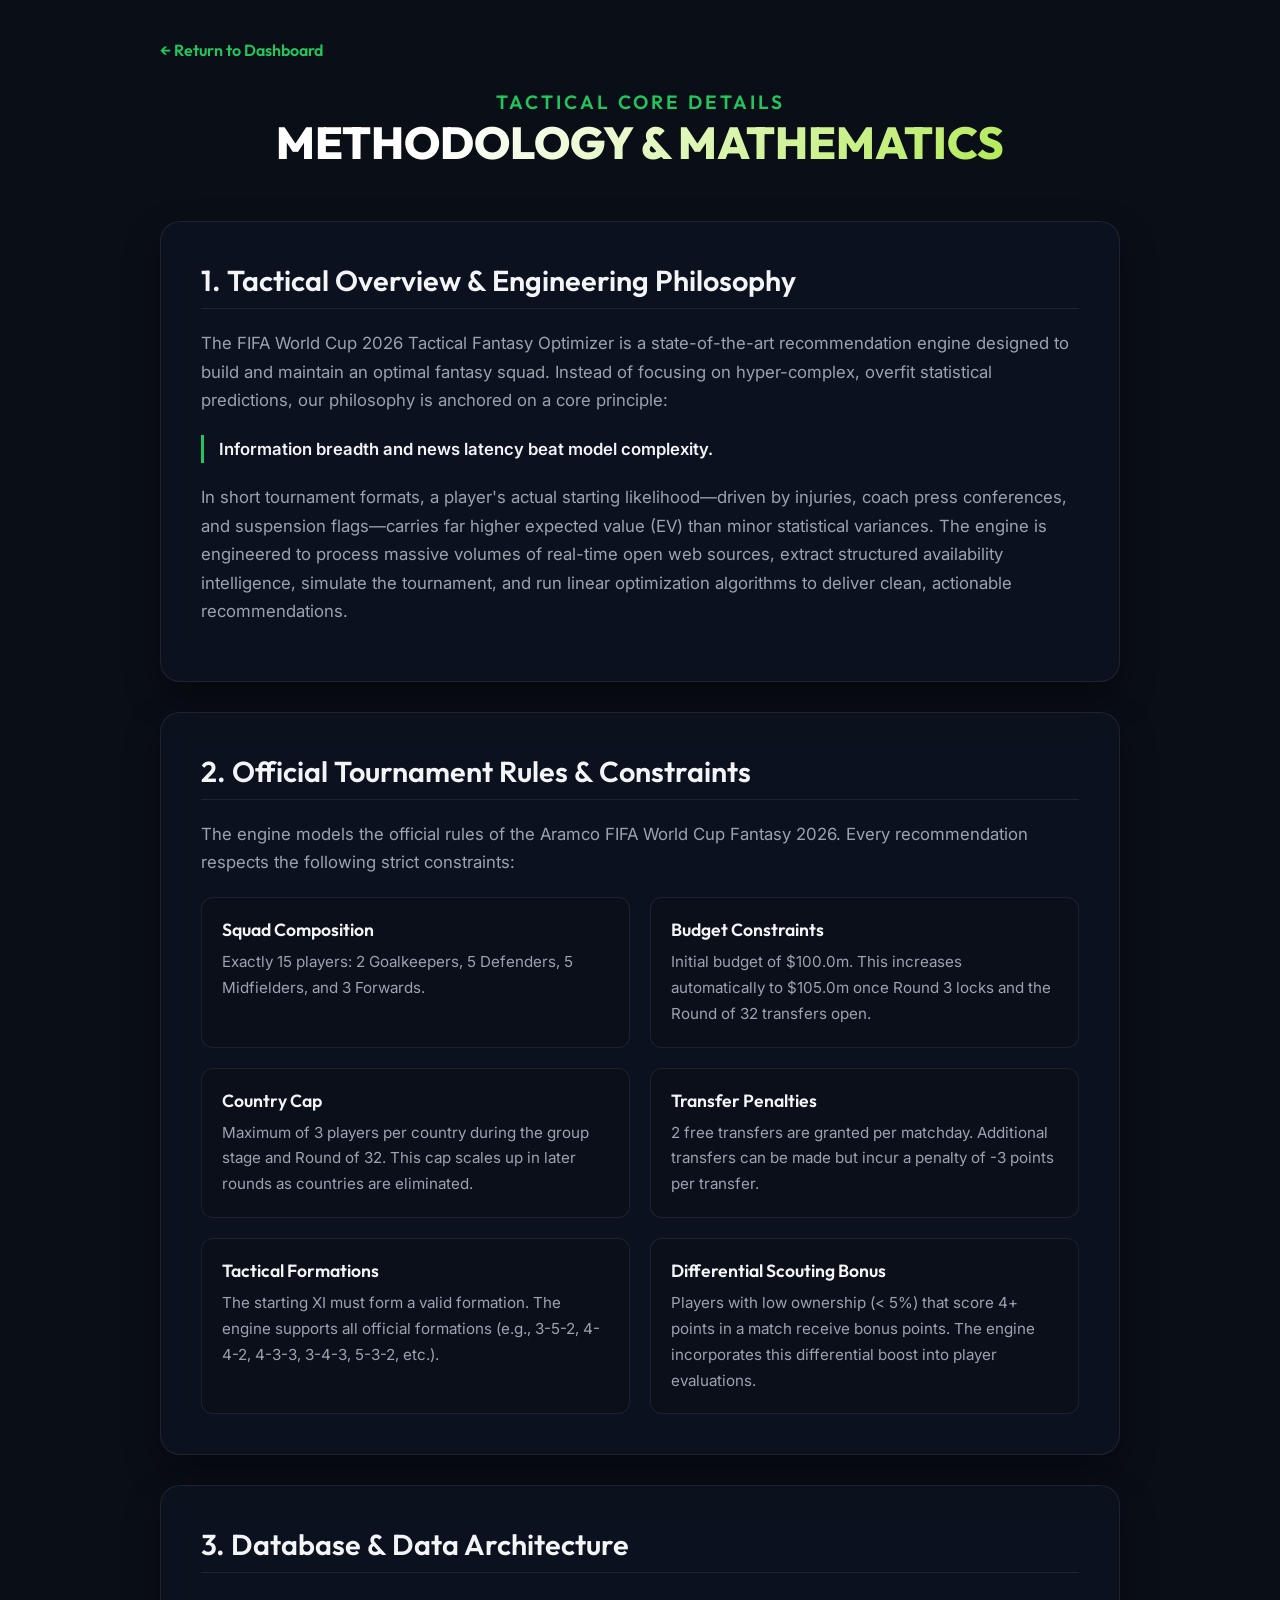
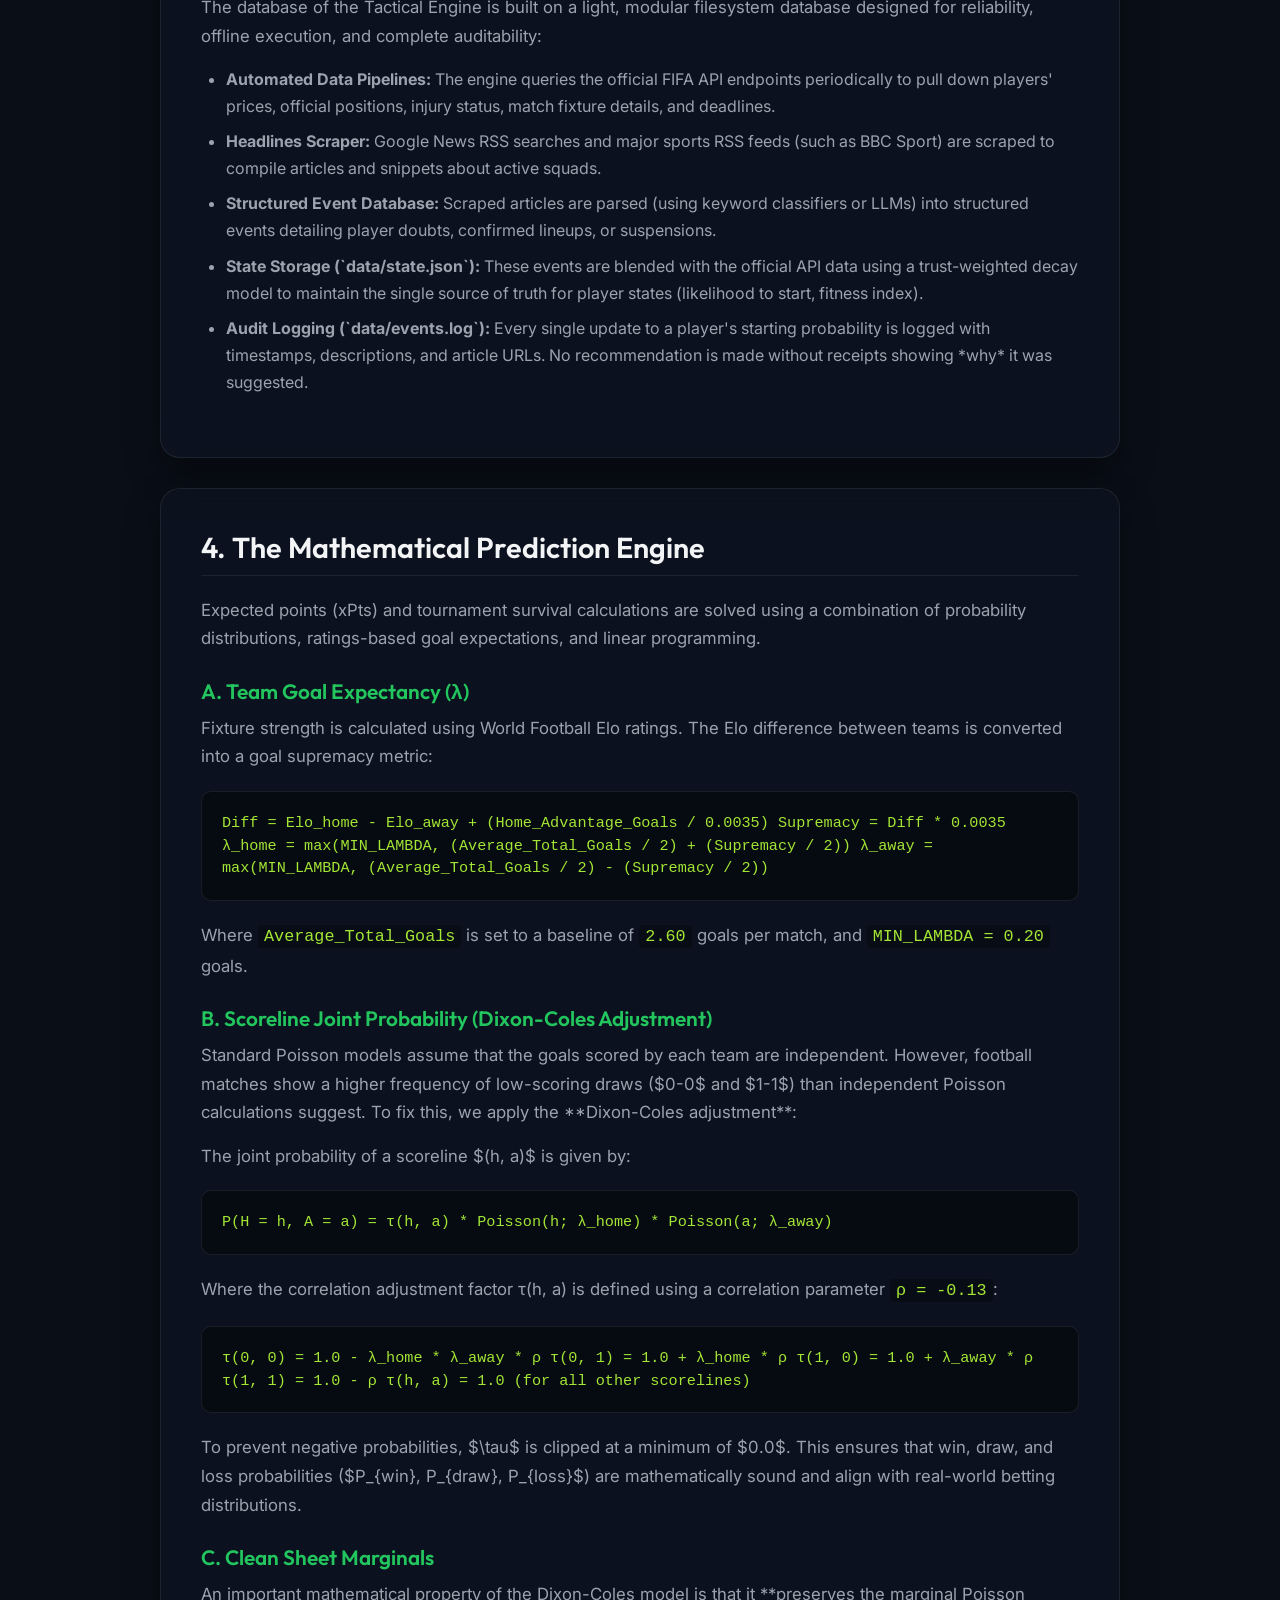
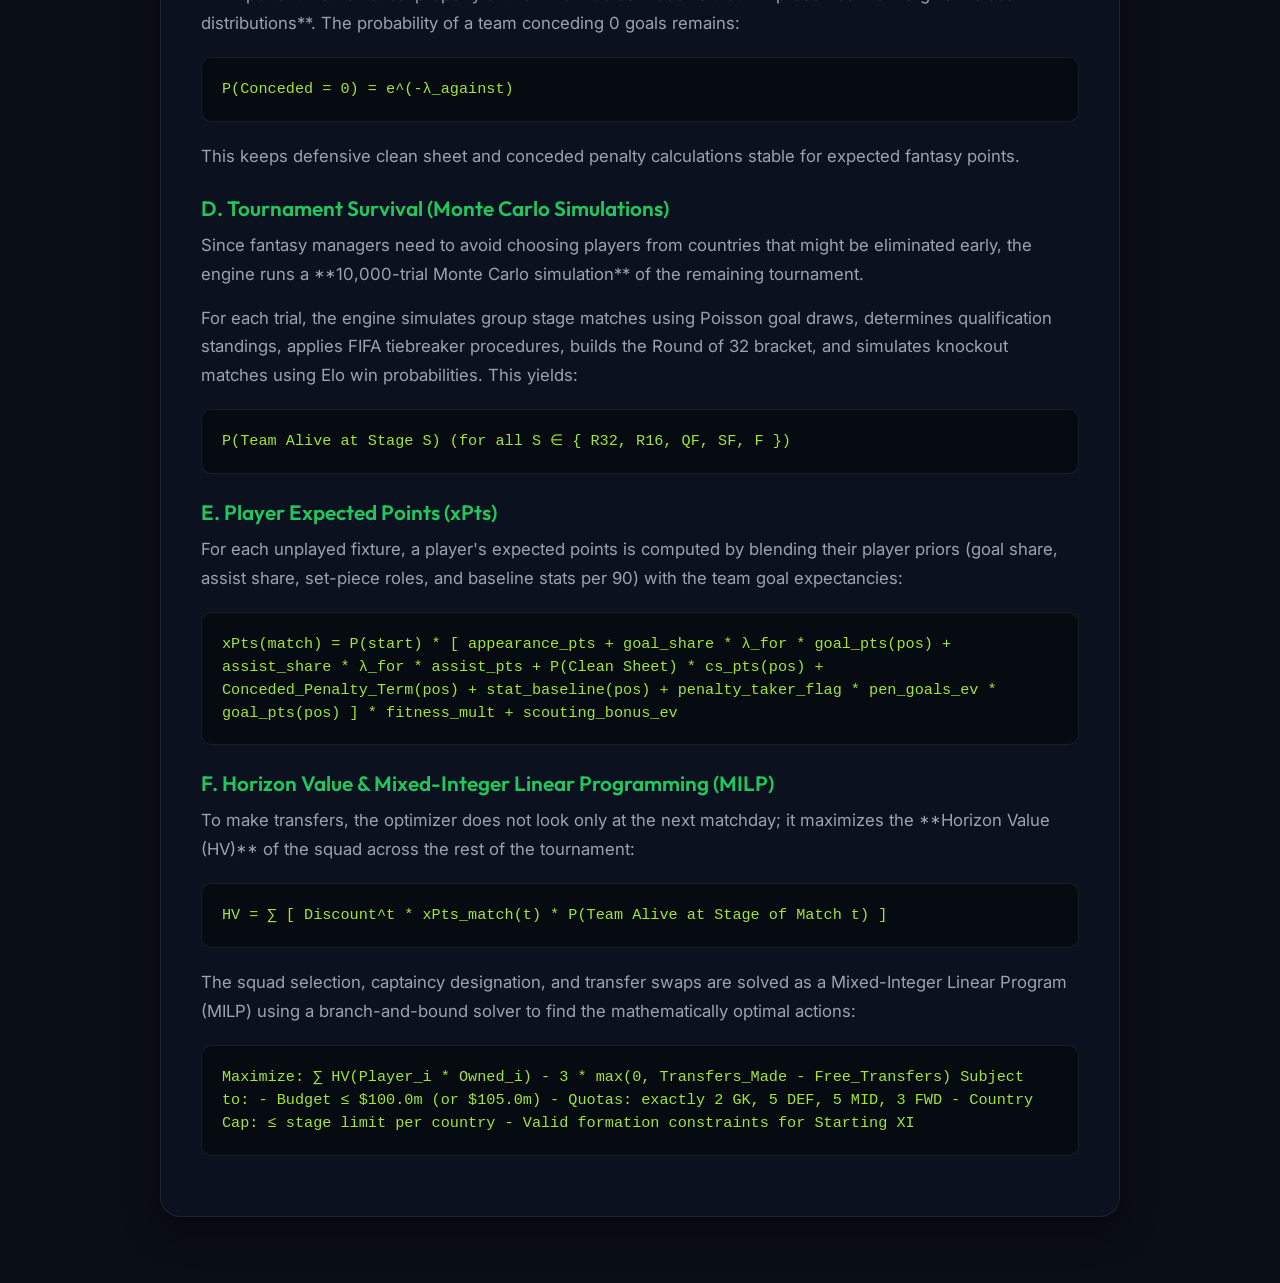
<file: docs/methodology.html>
<!DOCTYPE html>
<html lang="en">
<head>
  <meta charset="UTF-8">
  <meta name="viewport" content="width=device-width, initial-scale=1.0">
  <title>Tactical Optimizer Methodology & Mathematics</title>
  <link rel="stylesheet" href="style.css">
  <link rel="preconnect" href="https://fonts.googleapis.com">
  <link rel="preconnect" href="https://fonts.gstatic.com" crossorigin>
  <link href="https://fonts.googleapis.com/css2?family=Inter:wght@300;400;500;600;700;800&family=Outfit:wght@400;600;800&display=swap" rel="stylesheet">
  <style>
    .methodology-container {
      max-width: 1000px;
      margin: 0 auto;
      padding: 40px 20px;
    }
    .back-btn {
      display: inline-flex;
      align-items: center;
      gap: 8px;
      color: var(--accent-green);
      text-decoration: none;
      font-family: var(--font-logo);
      font-weight: 600;
      font-size: 1rem;
      margin-bottom: 30px;
      transition: transform var(--transition-speed);
    }
    .back-btn:hover {
      transform: translateX(-4px);
    }
    .header-section {
      text-align: center;
      margin-bottom: 50px;
    }
    .header-section h1 {
      font-family: var(--font-logo);
      font-size: 2.8rem;
      font-weight: 800;
      margin-bottom: 10px;
      background: linear-gradient(135deg, #ffffff 30%, #a3e635 100%);
      -webkit-background-clip: text;
      -webkit-text-fill-color: transparent;
    }
    .header-section h2 {
      font-family: var(--font-logo);
      font-size: 1.2rem;
      font-weight: 600;
      color: var(--accent-green);
      letter-spacing: 3px;
      text-transform: uppercase;
    }
    .methodology-card {
      padding: 40px;
      margin-bottom: 30px;
    }
    .methodology-card h2 {
      font-family: var(--font-logo);
      font-size: 1.8rem;
      font-weight: 600;
      margin-bottom: 20px;
      border-bottom: 1px solid var(--border-color);
      padding-bottom: 10px;
      color: var(--text-primary);
    }
    .methodology-card h3 {
      font-family: var(--font-logo);
      font-size: 1.3rem;
      font-weight: 600;
      margin-top: 25px;
      margin-bottom: 10px;
      color: var(--accent-green);
    }
    .methodology-card p {
      color: var(--text-secondary);
      line-height: 1.7;
      font-size: 1.05rem;
      margin-bottom: 15px;
    }
    .methodology-card ul {
      margin-left: 25px;
      margin-bottom: 20px;
      color: var(--text-secondary);
      line-height: 1.7;
    }
    .methodology-card li {
      margin-bottom: 8px;
    }
    .math-block {
      background: rgba(0, 0, 0, 0.4);
      border: 1px solid var(--border-color);
      border-radius: 10px;
      padding: 20px;
      font-family: monospace;
      font-size: 0.95rem;
      color: #a3e635;
      margin: 20px 0;
      overflow-x: auto;
      line-height: 1.5;
    }
    .math-inline {
      font-family: monospace;
      color: #a3e635;
      background: rgba(0, 0, 0, 0.3);
      padding: 2px 6px;
      border-radius: 4px;
    }
    .rules-grid {
      display: grid;
      grid-template-columns: repeat(auto-fit, minmax(280px, 1fr));
      gap: 20px;
      margin-top: 20px;
    }
    .rule-box {
      background: rgba(10, 14, 23, 0.5);
      border: 1px solid var(--border-color);
      border-radius: 12px;
      padding: 20px;
    }
    .rule-box h4 {
      font-family: var(--font-logo);
      font-size: 1.1rem;
      font-weight: 600;
      color: var(--text-primary);
      margin-bottom: 8px;
    }
    .rule-box p {
      font-size: 0.95rem;
      margin-bottom: 0;
    }
  </style>
</head>
<body>

  <!-- Video Background Layer -->
  <div class="video-container">
    <video autoplay muted loop playsinline id="bg-video">
      <source src="assets/kickoff.mp4" type="video/mp4">
    </video>
    <div class="overlay"></div>
  </div>

  <main class="methodology-container">
    <a href="index.html" class="back-btn">← Return to Dashboard</a>

    <header class="header-section">
      <h2>Tactical core details</h2>
      <h1>METHODOLOGY & MATHEMATICS</h1>
    </header>

    <!-- Section 1: Overview -->
    <section class="glass-card methodology-card">
      <h2>1. Tactical Overview & Engineering Philosophy</h2>
      <p>
        The FIFA World Cup 2026 Tactical Fantasy Optimizer is a state-of-the-art recommendation engine designed to build and maintain an optimal fantasy squad. Instead of focusing on hyper-complex, overfit statistical predictions, our philosophy is anchored on a core principle:
      </p>
      <p style="font-weight: 600; color: var(--text-primary); border-left: 3px solid var(--accent-green); padding-left: 15px; margin: 20px 0;">
        Information breadth and news latency beat model complexity. 
      </p>
      <p>
        In short tournament formats, a player's actual starting likelihood—driven by injuries, coach press conferences, and suspension flags—carries far higher expected value (EV) than minor statistical variances. The engine is engineered to process massive volumes of real-time open web sources, extract structured availability intelligence, simulate the tournament, and run linear optimization algorithms to deliver clean, actionable recommendations.
      </p>
    </section>

    <!-- Section 2: Tournament Requirements -->
    <section class="glass-card methodology-card">
      <h2>2. Official Tournament Rules & Constraints</h2>
      <p>
        The engine models the official rules of the Aramco FIFA World Cup Fantasy 2026. Every recommendation respects the following strict constraints:
      </p>
      
      <div class="rules-grid">
        <div class="rule-box">
          <h4>Squad Composition</h4>
          <p>Exactly 15 players: 2 Goalkeepers, 5 Defenders, 5 Midfielders, and 3 Forwards.</p>
        </div>
        <div class="rule-box">
          <h4>Budget Constraints</h4>
          <p>Initial budget of $100.0m. This increases automatically to $105.0m once Round 3 locks and the Round of 32 transfers open.</p>
        </div>
        <div class="rule-box">
          <h4>Country Cap</h4>
          <p>Maximum of 3 players per country during the group stage and Round of 32. This cap scales up in later rounds as countries are eliminated.</p>
        </div>
        <div class="rule-box">
          <h4>Transfer Penalties</h4>
          <p>2 free transfers are granted per matchday. Additional transfers can be made but incur a penalty of -3 points per transfer.</p>
        </div>
        <div class="rule-box">
          <h4>Tactical Formations</h4>
          <p>The starting XI must form a valid formation. The engine supports all official formations (e.g., 3-5-2, 4-4-2, 4-3-3, 3-4-3, 5-3-2, etc.).</p>
        </div>
        <div class="rule-box">
          <h4>Differential Scouting Bonus</h4>
          <p>Players with low ownership (&lt; 5%) that score 4+ points in a match receive bonus points. The engine incorporates this differential boost into player evaluations.</p>
        </div>
      </div>
    </section>

    <!-- Section 3: Database & Data Pipeline -->
    <section class="glass-card methodology-card">
      <h2>3. Database & Data Architecture</h2>
      <p>
        The database of the Tactical Engine is built on a light, modular filesystem database designed for reliability, offline execution, and complete auditability:
      </p>
      <ul>
        <li><strong>Automated Data Pipelines:</strong> The engine queries the official FIFA API endpoints periodically to pull down players' prices, official positions, injury status, match fixture details, and deadlines.</li>
        <li><strong>Headlines Scraper:</strong> Google News RSS searches and major sports RSS feeds (such as BBC Sport) are scraped to compile articles and snippets about active squads.</li>
        <li><strong>Structured Event Database:</strong> Scraped articles are parsed (using keyword classifiers or LLMs) into structured events detailing player doubts, confirmed lineups, or suspensions.</li>
        <li><strong>State Storage (`data/state.json`):</strong> These events are blended with the official API data using a trust-weighted decay model to maintain the single source of truth for player states (likelihood to start, fitness index).</li>
        <li><strong>Audit Logging (`data/events.log`):</strong> Every single update to a player's starting probability is logged with timestamps, descriptions, and article URLs. No recommendation is made without receipts showing *why* it was suggested.</li>
      </ul>
    </section>

    <!-- Section 4: Mathematical Framework -->
    <section class="glass-card methodology-card">
      <h2>4. The Mathematical Prediction Engine</h2>
      <p>
        Expected points (xPts) and tournament survival calculations are solved using a combination of probability distributions, ratings-based goal expectations, and linear programming.
      </p>

      <h3>A. Team Goal Expectancy (&lambda;)</h3>
      <p>
        Fixture strength is calculated using World Football Elo ratings. The Elo difference between teams is converted into a goal supremacy metric:
      </p>
      <div class="math-block">
        Diff = Elo_home - Elo_away + (Home_Advantage_Goals / 0.0035)
        Supremacy = Diff * 0.0035

        &lambda;_home = max(MIN_LAMBDA, (Average_Total_Goals / 2) + (Supremacy / 2))
        &lambda;_away = max(MIN_LAMBDA, (Average_Total_Goals / 2) - (Supremacy / 2))
      </div>
      <p>
        Where <span class="math-inline">Average_Total_Goals</span> is set to a baseline of <span class="math-inline">2.60</span> goals per match, and <span class="math-inline">MIN_LAMBDA = 0.20</span> goals.
      </p>

      <h3>B. Scoreline Joint Probability (Dixon-Coles Adjustment)</h3>
      <p>
        Standard Poisson models assume that the goals scored by each team are independent. However, football matches show a higher frequency of low-scoring draws ($0-0$ and $1-1$) than independent Poisson calculations suggest. To fix this, we apply the **Dixon-Coles adjustment**:
      </p>
      <p>
        The joint probability of a scoreline $(h, a)$ is given by:
      </p>
      <div class="math-block">
        P(H = h, A = a) = &tau;(h, a) * Poisson(h; &lambda;_home) * Poisson(a; &lambda;_away)
      </div>
      <p>
        Where the correlation adjustment factor &tau;(h, a) is defined using a correlation parameter <span class="math-inline">&rho; = -0.13</span>:
      </p>
      <div class="math-block">
        &tau;(0, 0) = 1.0 - &lambda;_home * &lambda;_away * &rho;
        &tau;(0, 1) = 1.0 + &lambda;_home * &rho;
        &tau;(1, 0) = 1.0 + &lambda;_away * &rho;
        &tau;(1, 1) = 1.0 - &rho;
        &tau;(h, a) = 1.0  (for all other scorelines)
      </div>
      <p>
        To prevent negative probabilities, $\tau$ is clipped at a minimum of $0.0$. This ensures that win, draw, and loss probabilities ($P_{win}, P_{draw}, P_{loss}$) are mathematically sound and align with real-world betting distributions.
      </p>

      <h3>C. Clean Sheet Marginals</h3>
      <p>
        An important mathematical property of the Dixon-Coles model is that it **preserves the marginal Poisson distributions**. The probability of a team conceding 0 goals remains:
      </p>
      <div class="math-block">
        P(Conceded = 0) = e^(-&lambda;_against)
      </div>
      <p>
        This keeps defensive clean sheet and conceded penalty calculations stable for expected fantasy points.
      </p>

      <h3>D. Tournament Survival (Monte Carlo Simulations)</h3>
      <p>
        Since fantasy managers need to avoid choosing players from countries that might be eliminated early, the engine runs a **10,000-trial Monte Carlo simulation** of the remaining tournament. 
      </p>
      <p>
        For each trial, the engine simulates group stage matches using Poisson goal draws, determines qualification standings, applies FIFA tiebreaker procedures, builds the Round of 32 bracket, and simulates knockout matches using Elo win probabilities. This yields:
      </p>
      <div class="math-block">
        P(Team Alive at Stage S)  (for all S &isin; { R32, R16, QF, SF, F })
      </div>

      <h3>E. Player Expected Points (xPts)</h3>
      <p>
        For each unplayed fixture, a player's expected points is computed by blending their player priors (goal share, assist share, set-piece roles, and baseline stats per 90) with the team goal expectancies:
      </p>
      <div class="math-block">
        xPts(match) = P(start) * [ appearance_pts
                    + goal_share   * &lambda;_for   * goal_pts(pos)
                    + assist_share * &lambda;_for   * assist_pts
                    + P(Clean Sheet)             * cs_pts(pos)
                    + Conceded_Penalty_Term(pos)
                    + stat_baseline(pos)
                    + penalty_taker_flag * pen_goals_ev * goal_pts(pos) ] * fitness_mult
                    + scouting_bonus_ev
      </div>

      <h3>F. Horizon Value & Mixed-Integer Linear Programming (MILP)</h3>
      <p>
        To make transfers, the optimizer does not look only at the next matchday; it maximizes the **Horizon Value (HV)** of the squad across the rest of the tournament:
      </p>
      <div class="math-block">
        HV = &sum; [ Discount^t * xPts_match(t) * P(Team Alive at Stage of Match t) ]
      </div>
      <p>
        The squad selection, captaincy designation, and transfer swaps are solved as a Mixed-Integer Linear Program (MILP) using a branch-and-bound solver to find the mathematically optimal actions:
      </p>
      <div class="math-block">
        Maximize:  &sum; HV(Player_i * Owned_i) - 3 * max(0, Transfers_Made - Free_Transfers)
        Subject to:
          - Budget &le; $100.0m (or $105.0m)
          - Quotas: exactly 2 GK, 5 DEF, 5 MID, 3 FWD
          - Country Cap: &le; stage limit per country
          - Valid formation constraints for Starting XI
      </div>
    </section>
  </main>
</body>
</html>
</file>
<file: docs/style.css>
/* ==========================================================================
   FIFA World Cup Fantasy 2026 Engine Stylesheet
   Theme: Obsidian Charcoal & Neon Turf Green (Glassmorphism design)
   ========================================================================== */

:root {
  --bg-primary: #0a0e17;
  --bg-card: rgba(13, 20, 35, 0.65);
  --border-color: rgba(255, 255, 255, 0.08);
  --border-focus: rgba(34, 197, 94, 0.5);
  --text-primary: #f3f4f6;
  --text-secondary: #9ca3af;
  --accent-green: #22c55e;
  --accent-green-glow: rgba(34, 197, 94, 0.45);
  --accent-yellow: #eab308;
  --accent-yellow-glow: rgba(234, 179, 8, 0.45);
  --accent-red: #ef4444;
  --font-logo: 'Outfit', sans-serif;
  --font-body: 'Inter', sans-serif;
  --card-blur: blur(16px);
  --transition-speed: 0.3s;
}

/* ==========================================================================
   Reset & Base Configurations
   ========================================================================== */
* {
  margin: 0;
  padding: 0;
  box-sizing: border-box;
  -webkit-font-smoothing: antialiased;
}

body {
  font-family: var(--font-body);
  background-color: var(--bg-primary);
  color: var(--text-primary);
  min-height: 100vh;
  overflow-x: hidden;
}

/* ==========================================================================
   Cinematic Background Video Layer
   ========================================================================== */
.video-container {
  position: fixed;
  top: 0;
  left: 0;
  width: 100%;
  height: 100%;
  z-index: -2;
  overflow: hidden;
  background-color: var(--bg-primary);
}

.video-container video {
  width: 100%;
  height: 100%;
  object-fit: cover;
  opacity: 0.25;
  filter: saturate(0.6) blur(2px);
}

.video-container .overlay {
  position: absolute;
  top: 0;
  left: 0;
  width: 100%;
  height: 100%;
  background: radial-gradient(circle at center, rgba(10, 14, 23, 0.4) 0%, rgba(10, 14, 23, 0.9) 80%);
  z-index: -1;
}

/* ==========================================================================
   Container Panels
   ========================================================================== */
.app-container {
  display: flex;
  justify-content: center;
  align-items: center;
  min-height: 100vh;
  padding: 30px 15px;
  width: 100%;
}

.panel {
  display: none;
  opacity: 0;
  transition: opacity 0.5s ease-in-out;
  width: 100%;
  max-width: 1200px;
}

.panel.active {
  display: flex;
  flex-direction: column;
  opacity: 1;
}

/* Glassmorphism Card Utility */
.glass-card {
  background: var(--bg-card);
  backdrop-filter: var(--card-blur);
  -webkit-backdrop-filter: var(--card-blur);
  border: 1px solid var(--border-color);
  border-radius: 20px;
  box-shadow: 0 15px 35px rgba(0, 0, 0, 0.4);
}

/* ==========================================================================
   1. Splash Screen
   ========================================================================== */
#splash-screen {
  max-width: 650px;
}

.splash-content {
  padding: 50px 40px;
  text-align: center;
  border-bottom: 2px solid rgba(34, 197, 94, 0.2);
}

.logo-title {
  font-family: var(--font-logo);
  font-size: 3rem;
  font-weight: 800;
  letter-spacing: 2px;
  background: linear-gradient(135deg, #ffffff 30%, #a3e635 100%);
  -webkit-background-clip: text;
  -webkit-text-fill-color: transparent;
  margin-bottom: 10px;
  text-shadow: 0 4px 20px rgba(163, 230, 53, 0.25);
}

.subtitle {
  font-family: var(--font-logo);
  font-size: 1.4rem;
  font-weight: 600;
  color: var(--accent-green);
  letter-spacing: 4px;
  margin-bottom: 25px;
  text-transform: uppercase;
}

.description {
  color: var(--text-secondary);
  line-height: 1.7;
  font-size: 1.05rem;
  margin-bottom: 35px;
}

/* Button glow effects */
.glow-button {
  background: linear-gradient(135deg, var(--accent-green) 0%, #15803d 100%);
  border: none;
  border-radius: 12px;
  color: white;
  font-family: var(--font-logo);
  font-size: 1.1rem;
  font-weight: 600;
  letter-spacing: 1px;
  padding: 16px 32px;
  cursor: pointer;
  box-shadow: 0 0 20px var(--accent-green-glow);
  transition: transform var(--transition-speed), box-shadow var(--transition-speed);
}

.glow-button:hover {
  transform: translateY(-2px);
  box-shadow: 0 0 30px rgba(34, 197, 94, 0.8);
}

.glow-button:active {
  transform: translateY(1px);
}

/* ==========================================================================
   2. Onboarding Questionnaire Form
   ========================================================================== */
#onboarding-screen {
  max-width: 800px;
}

.form-container {
  padding: 40px;
}

.form-title {
  font-family: var(--font-logo);
  font-size: 2rem;
  font-weight: 600;
  margin-bottom: 8px;
  background: linear-gradient(to right, white, var(--text-secondary));
  -webkit-background-clip: text;
  -webkit-text-fill-color: transparent;
}

.form-subtitle {
  color: var(--text-secondary);
  font-size: 0.95rem;
  margin-bottom: 30px;
}

.form-group {
  margin-bottom: 25px;
}

.form-group label {
  display: block;
  font-size: 0.9rem;
  font-weight: 600;
  color: var(--text-secondary);
  margin-bottom: 8px;
  text-transform: uppercase;
  letter-spacing: 1px;
}

.form-group input[type="text"],
.form-group select {
  width: 100%;
  background: rgba(10, 14, 23, 0.8);
  border: 1px solid var(--border-color);
  border-radius: 10px;
  padding: 12px 16px;
  color: var(--text-primary);
  font-family: inherit;
  font-size: 1rem;
  outline: none;
  transition: border-color var(--transition-speed), box-shadow var(--transition-speed);
}

.form-group input[type="text"]:focus,
.form-group select:focus {
  border-color: var(--accent-green);
  box-shadow: 0 0 10px rgba(34, 197, 94, 0.25);
}

.form-group select option {
  background-color: var(--bg-primary);
  color: var(--text-primary);
}

/* Custom Checkbox Grid */
.checkbox-grid {
  display: grid;
  grid-template-columns: repeat(auto-fit, minmax(220px, 1fr));
  gap: 12px;
  margin-top: 5px;
}

.check-container {
  display: block;
  position: relative;
  padding-left: 35px;
  cursor: pointer;
  font-size: 0.95rem;
  user-select: none;
  line-height: 22px;
}

.check-container input {
  position: absolute;
  opacity: 0;
  cursor: pointer;
  height: 0;
  width: 0;
}

.checkmark {
  position: absolute;
  top: 0;
  left: 0;
  height: 22px;
  width: 22px;
  background-color: rgba(10, 14, 23, 0.8);
  border: 1px solid var(--border-color);
  border-radius: 6px;
  transition: background-color var(--transition-speed);
}

.check-container:hover input ~ .checkmark {
  border-color: var(--accent-green);
}

.check-container input:checked ~ .checkmark {
  background-color: var(--accent-green);
  border-color: var(--accent-green);
}

.checkmark:after {
  content: "";
  position: absolute;
  display: none;
}

.check-container input:checked ~ .checkmark:after {
  display: block;
}

.check-container .checkmark:after {
  left: 7px;
  top: 3px;
  width: 5px;
  height: 10px;
  border: solid white;
  border-width: 0 2px 2px 0;
  transform: rotate(45deg);
}

/* GOAT Selection Cards */
.goat-grid {
  display: grid;
  grid-template-columns: repeat(auto-fit, minmax(280px, 1fr));
  gap: 15px;
  margin-top: 8px;
}

.goat-card {
  display: block;
  position: relative;
  cursor: pointer;
  user-select: none;
}

.goat-card input {
  position: absolute;
  opacity: 0;
  width: 0;
  height: 0;
}

.goat-content {
  background: rgba(10, 14, 23, 0.6);
  border: 1px solid var(--border-color);
  border-radius: 12px;
  padding: 16px;
  display: flex;
  flex-direction: column;
  transition: border-color var(--transition-speed), background var(--transition-speed), transform var(--transition-speed);
}

.goat-card:hover .goat-content {
  border-color: rgba(255, 255, 255, 0.2);
  transform: translateY(-2px);
}

.goat-card input:checked ~ .goat-content {
  background: rgba(34, 197, 94, 0.08);
  border-color: var(--accent-green);
  box-shadow: 0 0 15px rgba(34, 197, 94, 0.15);
}

.goat-name {
  font-weight: 700;
  font-size: 1.05rem;
  margin-bottom: 4px;
}

.goat-stat {
  font-size: 0.8rem;
  color: var(--text-secondary);
}

/* Form Submit button container alignment */
#preferences-form button[type="submit"] {
  width: 100%;
  margin-top: 15px;
}

/* ==========================================================================
   3. Diagnostic Loader Screen
   ========================================================================== */
#loader-screen {
  max-width: 650px;
}

.loader-container {
  padding: 50px 40px;
  text-align: center;
}

.loader-title {
  font-family: var(--font-logo);
  font-size: 1.5rem;
  letter-spacing: 2px;
  margin-top: 30px;
  margin-bottom: 5px;
}

.loader-subtitle {
  color: var(--text-secondary);
  font-size: 0.95rem;
  margin-bottom: 30px;
}

/* Spinners */
.spinner {
  width: 60px;
  height: 60px;
  position: relative;
  margin: 0 auto;
}

.double-bounce1, .double-bounce2 {
  width: 100%;
  height: 100%;
  border-radius: 50%;
  background-color: var(--accent-green);
  opacity: 0.6;
  position: absolute;
  top: 0;
  left: 0;
  animation: sk-bounce 2.0s infinite ease-in-out;
}

.double-bounce2 {
  animation-delay: -1.0s;
}

@keyframes sk-bounce {
  0%, 100% { transform: scale(0.0) }
  50% { transform: scale(1.0) }
}

/* Diagnostic Console Box */
.console-box {
  background: rgba(0, 0, 0, 0.6);
  border: 1px solid var(--border-color);
  border-radius: 10px;
  padding: 16px;
  font-family: monospace;
  font-size: 0.85rem;
  text-align: left;
  height: 150px;
  overflow-y: auto;
  box-shadow: inset 0 2px 8px rgba(0,0,0,0.8);
}

.console-line {
  color: var(--text-secondary);
  margin-bottom: 8px;
  opacity: 0.2;
  transition: opacity 0.3s;
  display: none;
}

.console-line.active {
  display: block;
  opacity: 1;
}

.console-line.success {
  color: var(--accent-green);
}

.console-line::before {
  content: "> ";
  color: var(--accent-green);
}

/* ==========================================================================
   4. Main Dashboard Screen & Components
   ========================================================================== */

/* Dashboard Header */
.dashboard-header {
  padding: 24px 30px;
  margin-bottom: 20px;
}

.header-main {
  display: flex;
  justify-content: space-between;
  align-items: center;
  flex-wrap: wrap;
  gap: 15px;
}

.header-main h1 {
  font-family: var(--font-logo);
  font-size: 2rem;
  font-weight: 700;
}

.deadline-badge {
  background: rgba(10, 14, 23, 0.8);
  border: 1px solid var(--border-color);
  border-radius: 8px;
  padding: 8px 16px;
  font-size: 0.9rem;
  display: flex;
  align-items: center;
  gap: 8px;
}

.timer-label {
  color: var(--accent-red);
  font-weight: 700;
  font-size: 0.8rem;
}

#countdown-timer {
  font-family: monospace;
  font-weight: 700;
  font-size: 1.05rem;
  color: var(--accent-red);
  text-shadow: 0 0 10px rgba(239, 68, 68, 0.4);
}

.header-meta {
  display: flex;
  gap: 20px;
  margin-top: 12px;
  font-size: 0.8rem;
  color: var(--text-secondary);
}

.meta-item {
  display: flex;
  align-items: center;
  gap: 6px;
}

.status-indicator::before {
  content: "";
  display: inline-block;
  width: 8px;
  height: 8px;
  border-radius: 50%;
}

.status-indicator.green::before {
  background-color: var(--accent-green);
  box-shadow: 0 0 8px var(--accent-green);
}

.stale-banner {
  background: rgba(239, 68, 68, 0.15);
  border: 1px solid var(--accent-red);
  border-radius: 8px;
  color: #fca5a5;
  padding: 10px 16px;
  margin-top: 15px;
  font-size: 0.85rem;
}

.stale-banner.hidden {
  display: none;
}

/* Tabs Navigation */
.dashboard-tabs {
  display: flex;
  gap: 8px;
  margin-bottom: 20px;
  overflow-x: auto;
  padding-bottom: 5px;
}

.tab-btn {
  background: var(--bg-card);
  backdrop-filter: var(--card-blur);
  -webkit-backdrop-filter: var(--card-blur);
  border: 1px solid var(--border-color);
  border-radius: 10px;
  color: var(--text-secondary);
  cursor: pointer;
  font-family: var(--font-logo);
  font-weight: 600;
  font-size: 0.95rem;
  padding: 12px 24px;
  white-space: nowrap;
  transition: border-color var(--transition-speed), color var(--transition-speed), background var(--transition-speed);
}

.tab-btn:hover {
  border-color: rgba(255, 255, 255, 0.2);
  color: var(--text-primary);
}

.tab-btn.active {
  background: rgba(34, 197, 94, 0.1);
  border-color: var(--accent-green);
  color: var(--accent-green);
  box-shadow: inset 0 0 10px rgba(34, 197, 94, 0.05);
}

/* Tab Panels */
.tab-content-container {
  width: 100%;
}

.tab-panel {
  display: none;
  width: 100%;
}

.tab-panel.active {
  display: block;
}

.panel-subtitle {
  color: var(--text-secondary);
  font-size: 0.9rem;
  margin-bottom: 20px;
}

/* ==========================================================================
   Tab 4.1: starting XI Football Pitch Layout
   ========================================================================== */
.pitch-layout {
  display: grid;
  grid-template-columns: 1fr 350px;
  gap: 20px;
}

/* Pitch Field representation */
.pitch-container {
  padding: 30px;
  display: flex;
  justify-content: center;
  align-items: center;
}

.pitch-field {
  width: 100%;
  max-width: 650px;
  aspect-ratio: 4 / 5.2;
  background: radial-gradient(circle at center, #1b4d3e 0%, #0c2b21 100%);
  border: 2px solid rgba(255, 255, 255, 0.25);
  border-radius: 16px;
  position: relative;
  overflow: hidden;
  box-shadow: inset 0 0 50px rgba(0, 0, 0, 0.6), 0 10px 30px rgba(0, 0, 0, 0.5);
}

/* Tactical lines on pitch */
.field-line {
  position: absolute;
  border: 1.5px solid rgba(255, 255, 255, 0.15);
  pointer-events: none;
}

.field-line.goal-line {
  top: 50%;
  left: 0;
  width: 100%;
  border-width: 1.5px 0 0 0;
}

.field-line.center-circle {
  top: 50%;
  left: 50%;
  width: 20%;
  aspect-ratio: 1;
  border-radius: 50%;
  transform: translate(-50%, -50%);
}

.field-line.penalty-area.home {
  bottom: 0;
  left: 50%;
  width: 50%;
  height: 18%;
  border-width: 1.5px 1.5px 0 1.5px;
  transform: translateX(-50%);
}

.field-line.penalty-area.away {
  top: 0;
  left: 50%;
  width: 50%;
  height: 18%;
  border-width: 0 1.5px 1.5px 1.5px;
  transform: translateX(-50%);
}

/* Player grid positions on pitch */
.pitch-squad {
  position: absolute;
  top: 0;
  left: 0;
  width: 100%;
  height: 100%;
  display: flex;
  flex-direction: column;
  justify-content: space-around;
  padding: 20px 0;
  z-index: 1;
}

.pitch-row {
  display: flex;
  justify-content: space-around;
  align-items: center;
  width: 100%;
  min-height: 80px;
}

/* Player Visual Card */
.player-card {
  display: flex;
  flex-direction: column;
  align-items: center;
  text-align: center;
  width: 78px;
  position: relative;
  cursor: pointer;
  transition: transform var(--transition-speed);
}

.player-card:hover {
  transform: scale(1.1);
}

/* Shirt icon representations */
.shirt-icon {
  width: 36px;
  height: 36px;
  border-radius: 50%;
  background: linear-gradient(135deg, #15803d 0%, #166534 100%);
  border: 2px solid white;
  display: flex;
  justify-content: center;
  align-items: center;
  box-shadow: 0 4px 10px rgba(0, 0, 0, 0.4);
  position: relative;
}

.player-card.favored .shirt-icon {
  border-color: var(--accent-green);
  box-shadow: 0 0 10px var(--accent-green-glow);
}

.player-card.forced-choice .shirt-icon {
  border-color: var(--accent-yellow);
  box-shadow: 0 0 10px var(--accent-yellow-glow);
}

/* Specific GK shirt colors */
.pitch-row.gk .shirt-icon {
  background: linear-gradient(135deg, #eab308 0%, #ca8a04 100%);
}

.shirt-number {
  font-size: 0.8rem;
  font-weight: 800;
  color: white;
}

.player-name-plate {
  margin-top: 6px;
  background: rgba(10, 14, 23, 0.95);
  border: 1px solid var(--border-color);
  border-radius: 5px;
  padding: 2px 6px;
  max-width: 90px;
  white-space: nowrap;
  overflow: hidden;
  text-overflow: ellipsis;
  font-size: 0.75rem;
  font-weight: 600;
}

.player-card.favored .player-name-plate {
  border-color: var(--accent-green);
}

.player-xpts-badge {
  font-size: 0.65rem;
  color: var(--accent-green);
  font-weight: 700;
  margin-top: 1px;
}

/* Captain Indicators */
.captain-badge {
  position: absolute;
  top: -8px;
  right: 8px;
  background-color: var(--accent-yellow);
  color: #000;
  font-weight: 900;
  font-size: 0.6rem;
  border-radius: 50%;
  width: 14px;
  height: 14px;
  display: flex;
  align-items: center;
  justify-content: center;
  box-shadow: 0 2px 4px rgba(0,0,0,0.4);
}

/* Bench list view layout */
.bench-list {
  display: flex;
  flex-direction: column;
  gap: 10px;
}

.bench-item {
  display: flex;
  align-items: center;
  justify-content: space-between;
  background: rgba(10, 14, 23, 0.5);
  border: 1px solid var(--border-color);
  border-radius: 8px;
  padding: 8px 12px;
  font-size: 0.85rem;
}

.bench-item .pos-tag {
  background-color: #374151;
  color: #d1d5db;
  font-weight: 700;
  font-size: 0.65rem;
  padding: 2px 5px;
  border-radius: 4px;
}

/* Stats Sidebar details */
.stats-sidebar {
  display: flex;
  flex-direction: column;
  gap: 20px;
}

.stat-card {
  padding: 20px;
}

.stat-card h3 {
  font-family: var(--font-logo);
  font-size: 1.1rem;
  font-weight: 600;
  margin-bottom: 15px;
  color: var(--text-primary);
  border-left: 3px solid var(--accent-green);
  padding-left: 10px;
}

.stat-row {
  display: flex;
  justify-content: space-between;
  margin-bottom: 12px;
  font-size: 0.9rem;
}

.stat-row:last-child {
  margin-bottom: 0;
}

.stat-label {
  color: var(--text-secondary);
}

.stat-value {
  font-weight: 600;
}

.text-glow {
  text-shadow: 0 0 10px rgba(255,255,255,0.2);
}

.text-green {
  color: var(--accent-green);
  text-shadow: 0 0 10px var(--accent-green-glow);
}

.limit-list {
  display: grid;
  grid-template-columns: repeat(2, 1fr);
  gap: 8px;
}

.limit-item {
  font-size: 0.8rem;
  background: rgba(10, 14, 23, 0.4);
  padding: 6px 10px;
  border-radius: 6px;
  border: 1px solid var(--border-color);
  display: flex;
  justify-content: space-between;
}

.limit-item.warning {
  border-color: var(--accent-red);
  color: #f87171;
}

/* ==========================================================================
   Tab 4.2: Transfer Swaps View
   ========================================================================== */
.transfers-container {
  padding: 30px;
}

.transfers-container h2 {
  font-family: var(--font-logo);
  font-size: 1.6rem;
  margin-bottom: 5px;
}

.margin-title {
  margin-top: 30px;
  margin-bottom: 15px;
  font-family: var(--font-logo);
  font-size: 1.25rem;
}

.transfers-list-view {
  display: flex;
  flex-direction: column;
  gap: 15px;
  margin-bottom: 25px;
}

.transfer-row {
  display: grid;
  grid-template-columns: 1fr 40px 1fr;
  align-items: center;
  background: rgba(10, 14, 23, 0.4);
  border: 1px solid var(--border-color);
  border-radius: 12px;
  padding: 16px 20px;
  gap: 15px;
}

.tf-column {
  display: flex;
  align-items: center;
  gap: 15px;
}

.tf-badge {
  font-weight: 800;
  font-size: 0.7rem;
  padding: 4px 8px;
  border-radius: 5px;
  text-transform: uppercase;
}

.tf-badge.out {
  background-color: rgba(239, 68, 68, 0.15);
  color: var(--accent-red);
  border: 1px solid var(--accent-red);
}

.tf-badge.in {
  background-color: rgba(34, 197, 94, 0.15);
  color: var(--accent-green);
  border: 1px solid var(--accent-green);
}

.tf-info {
  display: flex;
  flex-direction: column;
}

.tf-name {
  font-weight: 600;
  font-size: 1rem;
}

.tf-meta {
  font-size: 0.8rem;
  color: var(--text-secondary);
  margin-top: 2px;
}

.tf-arrow {
  text-align: center;
  font-size: 1.5rem;
  color: var(--text-secondary);
}

/* Expected value gains text alignment */
.transfer-gain-summary {
  font-size: 0.95rem;
  color: var(--accent-green);
  font-weight: 600;
  padding: 12px 18px;
  background: rgba(34, 197, 94, 0.08);
  border-radius: 8px;
  border: 1px solid var(--accent-green);
  display: inline-block;
}

/* ==========================================================================
   Tab Tables layout styling
   ========================================================================== */
.table-container {
  width: 100%;
  overflow-x: auto;
  margin-top: 10px;
}

.player-table-height {
  max-height: 480px;
}

.data-table {
  width: 100%;
  border-collapse: collapse;
  text-align: left;
  font-size: 0.9rem;
}

.data-table th, 
.data-table td {
  padding: 12px 16px;
  border-bottom: 1px solid var(--border-color);
}

.data-table th {
  font-family: var(--font-logo);
  color: var(--text-secondary);
  font-weight: 600;
  text-transform: uppercase;
  font-size: 0.8rem;
  letter-spacing: 0.5px;
  background: rgba(10, 14, 23, 0.5);
  position: sticky;
  top: 0;
  z-index: 10;
}

.data-table tbody tr {
  transition: background-color var(--transition-speed);
}

.data-table tbody tr:hover {
  background-color: rgba(255, 255, 255, 0.02);
}

/* Custom alignment for tables */
.data-table th.right-align,
.data-table td.right-align {
  text-align: right;
}

/* ==========================================================================
   Tab 4.4: Player Database Explorer Filtering
   ========================================================================== */
.players-container {
  padding: 30px;
}

.players-container h2 {
  font-family: var(--font-logo);
  font-size: 1.6rem;
  margin-bottom: 5px;
}

.filters-row {
  display: flex;
  gap: 12px;
  margin-bottom: 20px;
  flex-wrap: wrap;
}

.filters-row input[type="text"] {
  flex: 1;
  min-width: 250px;
  background: rgba(10, 14, 23, 0.8);
  border: 1px solid var(--border-color);
  border-radius: 8px;
  padding: 10px 14px;
  color: var(--text-primary);
  outline: none;
}

.filters-row select {
  background: rgba(10, 14, 23, 0.8);
  border: 1px solid var(--border-color);
  border-radius: 8px;
  padding: 10px 14px;
  color: var(--text-primary);
  outline: none;
  cursor: pointer;
}

.filters-row input[type="text"]:focus,
.filters-row select:focus {
  border-color: var(--accent-green);
}

/* ==========================================================================
   Tab 4.5: Logs & Submissions sync
   ========================================================================== */
.logs-container {
  padding: 30px;
}

.logs-container h2 {
  font-family: var(--font-logo);
  font-size: 1.6rem;
  margin-bottom: 5px;
}

.logs-grid {
  display: grid;
  grid-template-columns: repeat(auto-fit, minmax(400px, 1fr));
  gap: 20px;
  margin-top: 15px;
}

.log-widget {
  background: rgba(10, 14, 23, 0.4);
  border: 1px solid var(--border-color);
  border-radius: 12px;
  padding: 20px;
}

.log-widget h3 {
  font-family: var(--font-logo);
  font-size: 1.1rem;
  margin-bottom: 15px;
  color: var(--accent-green);
}

.pref-detail-row {
  display: flex;
  justify-content: space-between;
  margin-bottom: 12px;
  font-size: 0.9rem;
  border-bottom: 1px solid rgba(255,255,255,0.03);
  padding-bottom: 8px;
}

.pref-detail-row span {
  color: var(--text-secondary);
}

.truncate-url {
  max-width: 250px;
  white-space: nowrap;
  overflow: hidden;
  text-overflow: ellipsis;
  font-size: 0.8rem;
  font-family: monospace;
}

.sync-badge {
  font-weight: 700;
  font-size: 0.75rem;
  padding: 2px 8px;
  border-radius: 5px;
}

.sync-badge.pending {
  background-color: rgba(234, 179, 8, 0.15);
  color: var(--accent-yellow);
  border: 1px solid var(--accent-yellow);
}

.sync-badge.success {
  background-color: rgba(34, 197, 94, 0.15);
  color: var(--accent-green);
  border: 1px solid var(--accent-green);
}

.sync-badge.error {
  background-color: rgba(239, 68, 68, 0.15);
  color: var(--accent-red);
  border: 1px solid var(--accent-red);
}

.pref-adjust-list {
  list-style: none;
  font-size: 0.85rem;
  margin-top: 10px;
}

.pref-adjust-list li {
  margin-bottom: 8px;
  color: var(--text-secondary);
}

.pref-adjust-list strong {
  color: var(--accent-green);
}

/* ==========================================================================
   Mobile/Viewport Responsiveness Adjustments
   ========================================================================== */
@media (max-width: 950px) {
  .pitch-layout {
    grid-template-columns: 1fr;
  }
  
  .stats-sidebar {
    margin-top: 10px;
  }
}

@media (max-width: 600px) {
  .logo-title {
    font-size: 2.2rem;
  }
  
  .subtitle {
    font-size: 1.1rem;
  }
  
  .splash-content,
  .form-container {
    padding: 30px 20px;
  }
  
  .dashboard-header {
    padding: 16px 20px;
  }
  
  .header-main {
    flex-direction: column;
    align-items: flex-start;
  }
  
  .player-card {
    width: 60px;
  }
  
  .player-name-plate {
    max-width: 70px;
    font-size: 0.7rem;
  }
  
  .shirt-icon {
    width: 30px;
    height: 30px;
  }
}

/* ==========================================================================
   Part C Appended Styles — Interactive Features, Modal & Toasts
   ========================================================================== */

/* Interactive states and hover indicators */
.player-card,
.bench-item,
.data-table tbody tr {
  cursor: pointer;
  transition: transform var(--transition-speed), background var(--transition-speed), border-color var(--transition-speed), box-shadow var(--transition-speed);
}

.player-card:hover {
  transform: scale(1.08);
}

.bench-item:hover {
  background: rgba(255, 255, 255, 0.08) !important;
  transform: translateX(4px);
}

.data-table tbody tr:hover {
  background: rgba(255, 255, 255, 0.04) !important;
}

/* Transfers Layout Split Grid */
.transfers-layout {
  display: grid;
  grid-template-columns: 320px 1fr;
  gap: 20px;
}

@media (max-width: 900px) {
  .transfers-layout {
    grid-template-columns: 1fr;
  }
}

.transfer-squad-row {
  display: flex;
  align-items: center;
  justify-content: space-between;
  padding: 10px 14px;
  background: rgba(10, 14, 23, 0.4);
  border: 1px solid var(--border-color);
  border-radius: 8px;
  cursor: pointer;
  font-size: 0.85rem;
  transition: all var(--transition-speed);
}

.transfer-squad-row:hover {
  background: rgba(255, 255, 255, 0.05);
}

.transfer-squad-row.selected {
  border-color: var(--accent-green);
  background: rgba(34, 197, 94, 0.08);
  box-shadow: 0 0 10px rgba(34, 197, 94, 0.15);
}

/* Modal Layout & Glassmorphism Backdrop */
.modal-backdrop {
  position: fixed;
  top: 0;
  left: 0;
  width: 100%;
  height: 100%;
  background: rgba(5, 8, 15, 0.75);
  backdrop-filter: blur(12px);
  -webkit-backdrop-filter: blur(12px);
  z-index: 1000;
  display: none;
  align-items: center;
  justify-content: center;
  opacity: 0;
  transition: opacity var(--transition-speed) ease-in-out;
}

.modal-backdrop.active {
  display: flex;
  opacity: 1;
}

.modal-content {
  max-width: 900px;
  width: 95%;
  padding: 30px;
  max-height: 90vh;
  overflow-y: auto;
  position: relative;
  transform: scale(0.95);
  opacity: 0;
  transition: transform var(--transition-speed) ease-out, opacity var(--transition-speed) ease-out;
}

.modal-backdrop.active .modal-content {
  transform: scale(1);
  opacity: 1;
}

.modal-close-btn {
  position: absolute;
  top: 15px;
  right: 20px;
  background: none;
  border: none;
  color: var(--text-secondary);
  font-size: 2rem;
  cursor: pointer;
  transition: color var(--transition-speed);
}

.modal-close-btn:hover {
  color: white;
}

.modal-header-card {
  display: flex;
  gap: 20px;
  align-items: center;
  border-bottom: 1px solid var(--border-color);
  padding-bottom: 20px;
  margin-bottom: 20px;
}

.modal-shirt-container {
  display: flex;
  flex-direction: column;
  align-items: center;
  gap: 8px;
}

.modal-shirt-icon {
  width: 60px;
  height: 60px;
  border-radius: 50%;
  background: linear-gradient(135deg, #15803d 0%, #166534 100%);
  border: 3px solid white;
  display: flex;
  justify-content: center;
  align-items: center;
  box-shadow: 0 8px 20px rgba(0,0,0,0.5);
}

.modal-player-info {
  display: flex;
  flex-direction: column;
  gap: 6px;
}

.modal-player-info h2 {
  font-family: var(--font-logo);
  font-size: 1.8rem;
  font-weight: 700;
  margin: 0;
}

.modal-player-subinfo {
  font-size: 0.95rem;
  color: var(--text-secondary);
}

.modal-player-status-badge {
  display: inline-block;
  padding: 4px 10px;
  border-radius: 6px;
  font-size: 0.75rem;
  font-weight: 700;
  text-transform: uppercase;
  width: fit-content;
}

.modal-player-status-badge.status-playing {
  background: rgba(34, 197, 94, 0.15);
  color: var(--accent-green);
  border: 1px solid var(--accent-green);
}

.modal-player-status-badge.status-doubt {
  background: rgba(234, 179, 8, 0.15);
  color: var(--accent-yellow);
  border: 1px solid var(--accent-yellow);
}

.modal-player-status-badge.status-out {
  background: rgba(239, 68, 68, 0.15);
  color: var(--accent-red);
  border: 1px solid var(--accent-red);
}

.modal-body-layout {
  display: grid;
  grid-template-columns: 1fr 1fr;
  gap: 25px;
}

@media (max-width: 768px) {
  .modal-body-layout {
    grid-template-columns: 1fr;
  }
}

.modal-column {
  display: flex;
  flex-direction: column;
  gap: 15px;
}

.modal-column h3 {
  font-family: var(--font-logo);
  font-size: 1.15rem;
  font-weight: 600;
  color: var(--text-primary);
  border-left: 3px solid var(--accent-green);
  padding-left: 10px;
  margin-bottom: 5px;
}

.modal-stat-summary {
  display: grid;
  grid-template-columns: repeat(3, 1fr);
  gap: 10px;
}

.modal-stat-box {
  background: rgba(10, 14, 23, 0.5);
  border: 1px solid var(--border-color);
  border-radius: 10px;
  padding: 10px;
  text-align: center;
  display: flex;
  flex-direction: column;
  gap: 4px;
}

.modal-stat-box .label {
  font-size: 0.7rem;
  color: var(--text-secondary);
  text-transform: uppercase;
}

.modal-stat-box strong {
  font-size: 1.05rem;
  font-weight: 700;
}

.formations-grid {
  display: flex;
  flex-direction: column;
  gap: 8px;
  max-height: 260px;
  overflow-y: auto;
  padding-right: 5px;
}

.formation-row {
  display: flex;
  justify-content: space-between;
  align-items: center;
  padding: 10px 14px;
  background: rgba(10, 14, 23, 0.4);
  border: 1px solid var(--border-color);
  border-radius: 8px;
  font-size: 0.85rem;
  transition: background var(--transition-speed);
}

.formation-row.optimal-formation {
  border-color: var(--accent-green);
  background: rgba(34, 197, 94, 0.05);
}

.formation-name {
  font-weight: 600;
}

.formation-status {
  font-weight: 700;
}

.formation-status.status-starts {
  color: var(--accent-green);
}

.formation-status.status-benches {
  color: var(--text-secondary);
}

.formation-xpts {
  color: var(--text-secondary);
  font-size: 0.8rem;
}

.modal-transfer-list-container {
  max-height: 320px;
  overflow-y: auto;
  background: rgba(10, 14, 23, 0.4);
  border: 1px solid var(--border-color);
  border-radius: 10px;
  padding: 8px;
}

.modal-transfer-table {
  width: 100%;
  border-collapse: collapse;
  font-size: 0.85rem;
}

.modal-transfer-table th,
.modal-transfer-table td {
  padding: 8px 10px;
  text-align: left;
}

.modal-transfer-table th {
  color: var(--text-secondary);
  font-size: 0.75rem;
  text-transform: uppercase;
  border-bottom: 1px solid var(--border-color);
}

.modal-transfer-table tr:not(:last-child) td {
  border-bottom: 1px solid rgba(255, 255, 255, 0.04);
}

.net-gain.positive {
  color: var(--accent-green);
  font-weight: 700;
}

.net-gain.negative {
  color: var(--accent-red);
  font-weight: 600;
}

.modal-apply-btn {
  background: rgba(34, 197, 94, 0.15);
  border: 1px solid var(--accent-green);
  border-radius: 6px;
  color: var(--accent-green);
  padding: 4px 10px;
  font-size: 0.75rem;
  font-weight: 700;
  cursor: pointer;
  transition: all var(--transition-speed);
}

.modal-apply-btn:hover {
  background: var(--accent-green);
  color: white;
}

/* Toast notifications styling */
.toast-container {
  position: fixed;
  bottom: 20px;
  right: 20px;
  display: flex;
  flex-direction: column;
  gap: 10px;
  z-index: 2000;
}

.toast {
  background: rgba(10, 14, 23, 0.9);
  backdrop-filter: blur(10px);
  border: 1px solid var(--border-color);
  border-radius: 8px;
  padding: 12px 20px;
  color: var(--text-primary);
  font-size: 0.85rem;
  box-shadow: 0 4px 15px rgba(0, 0, 0, 0.5);
  animation: slide-in var(--transition-speed) ease-out;
  max-width: 320px;
}

.toast.toast-error {
  border-color: var(--accent-red);
  color: #fca5a5;
  background: rgba(239, 68, 68, 0.1);
}

.toast.toast-success {
  border-color: var(--accent-green);
  color: #a7f3d0;
  background: rgba(34, 197, 94, 0.1);
}

@keyframes slide-in {
  from {
    transform: translateY(20px);
    opacity: 0;
  }
    to {
      transform: translateY(0);
      opacity: 1;
    }
}

/* Interactive card controls styling */
.player-card:not(:hover) .captain-badge:not(.active) {
  display: none;
}
.player-card:hover .captain-badge:not(.active) {
  display: flex !important;
  opacity: 0.5;
  background-color: var(--border-color);
  color: var(--text-secondary);
}
.captain-badge.active {
  background-color: var(--accent-yellow) !important;
  color: #000 !important;
  opacity: 1 !important;
}

.info-badge {
  position: absolute;
  top: -8px;
  left: 8px;
  background-color: rgba(30, 41, 59, 0.9);
  border: 1px solid var(--border-color);
  color: var(--text-secondary);
  font-weight: 700;
  font-size: 0.65rem;
  border-radius: 50%;
  width: 14px;
  height: 14px;
  display: none;
  align-items: center;
  justify-content: center;
  box-shadow: 0 2px 4px rgba(0,0,0,0.4);
  cursor: pointer;
  transition: all var(--transition-speed);
}
.player-card:hover .info-badge {
  display: flex !important;
}
.info-badge:hover {
  background-color: var(--accent-green) !important;
  color: white !important;
  border-color: var(--accent-green) !important;
}

.player-card.selected,
.bench-item.selected {
  outline: 2px solid var(--accent-green);
  outline-offset: 4px;
  border-radius: 10px;
  box-shadow: 0 0 15px var(--accent-green-glow);
}

/* Ensure select options have a dark background and are readable across all browsers */
select option {
  background-color: var(--bg-primary);
  color: var(--text-primary);
}
</file>
